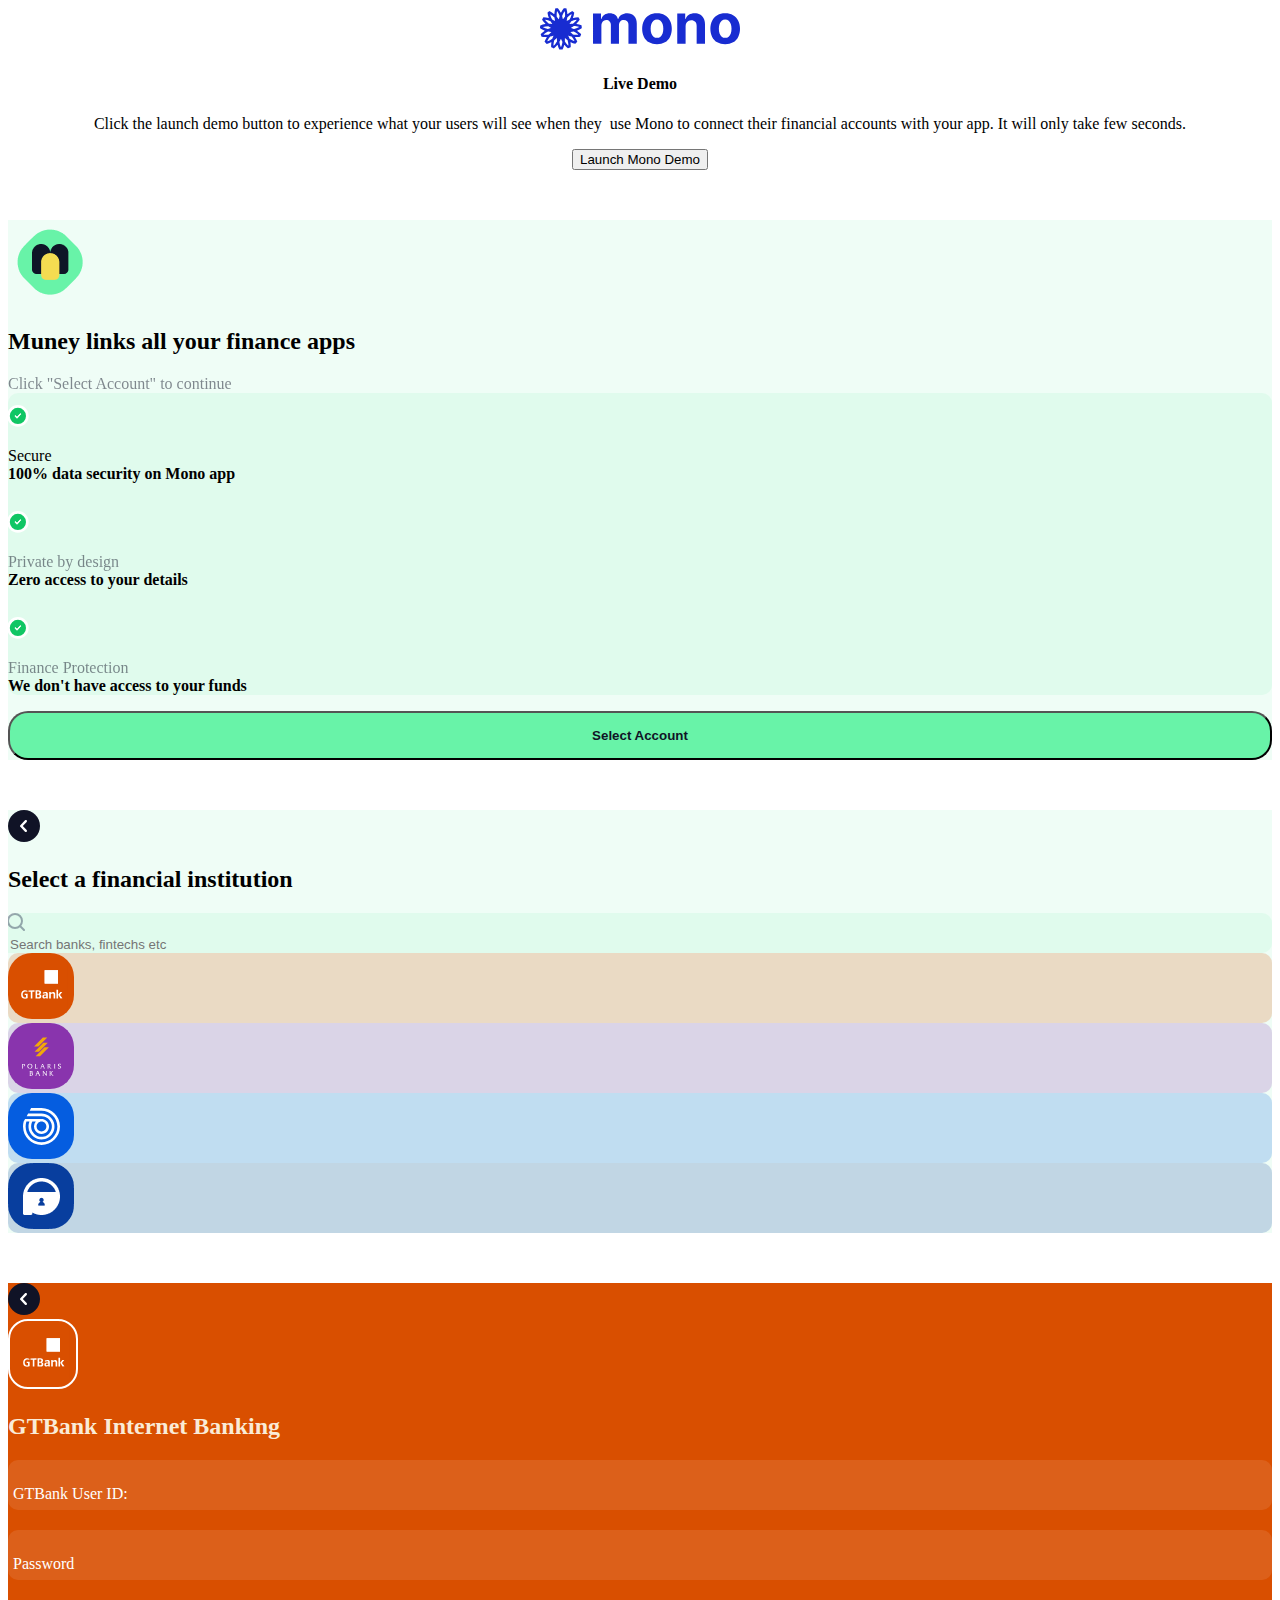
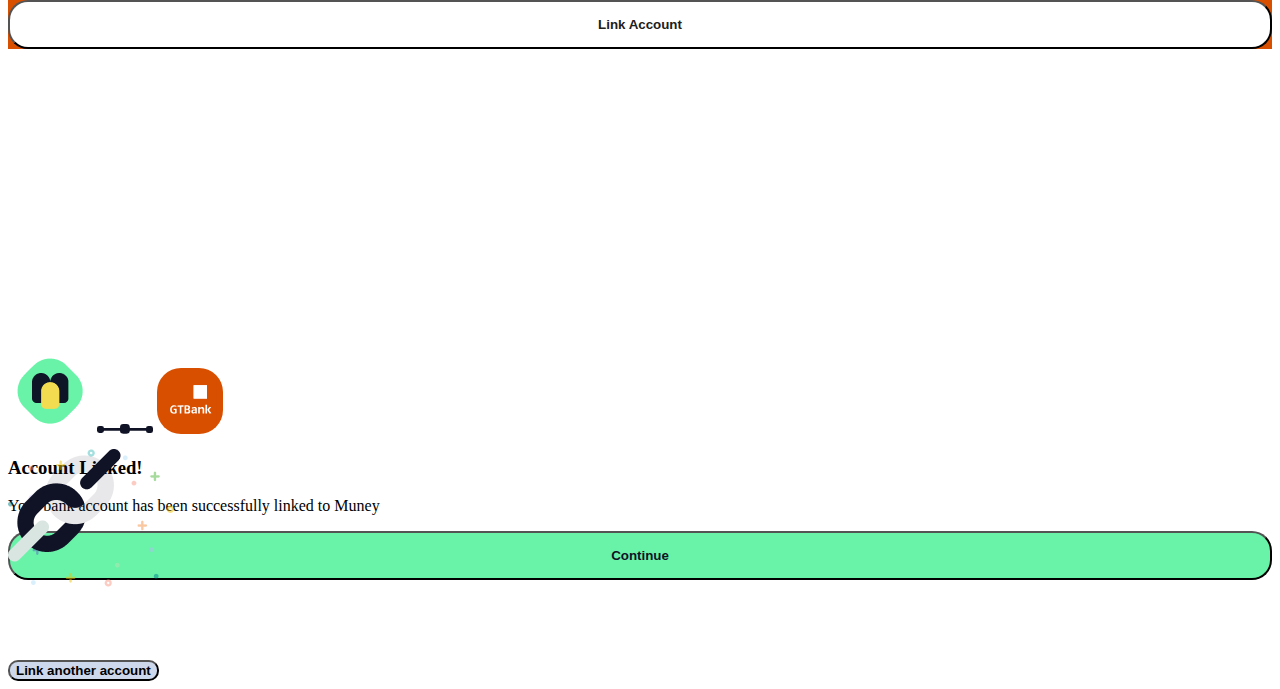
<file: index.html>
<!DOCTYPE html>
<html lang="en">
<head>
    <meta charset="UTF-8">
    <meta name="viewport" content="width=device-width, initial-scale=1.0">
    <title>Document</title>
    <link rel="stylesheet" href="https://stackpath.bootstrapcdn.com/bootstrap/4.5.1/css/bootstrap.min.css"
    integrity="sha384-VCmXjywReHh4PwowAiWNagnWcLhlEJLA5buUprzK8rxFgeH0kww/aWY76TfkUoSX" crossorigin="anonymous">

    <link rel="stylesheet" type="text/css" href="style.css">
    <link rel="stylesheet" type="text/css" href="sample-css.css">

    <style>
        .patches {
            background-color: #FFF;
             
              opacity: 0.4;
              border-radius: 20px;
        }
        .transform-id {
            transition: .225s ease;
            transform: scale(1) !important;
            flex-grow: 1;
        }
        
    </style>

</head>
<body>
    
    <center class="py-5">
        <!-- <h2>kdjslkf</h2> -->
        <!-- <div class="row py-5"> -->

                <img class="py-5" src="img/mono-light-logo.svg" />
              <h4 class="card-title">Live Demo</h4>
              <p class="card-text">Click the launch demo button to experience what your users will see when they  use Mono to connect their financial accounts with your app. It will only take few seconds.</p>
              <button type="button" class="btn btn-primary" data-toggle="modal" data-target="#exampleModal">
                Launch Mono Demo
              </button>
            
        <!-- </div> -->
    </center>

<!-- Modal -->
    <div class="modal fade" id="exampleModal" tabindex="-1" aria-labelledby="exampleModalLabel" aria-hidden="true">
        <div class="modal-dialog">
          <div class="modal-content ">

            <!-- STARTING THE FIRST MODAL -->
            <div class="container-fluid green-background-0 p-5" id="index-modal">
                <div class="row starting-margin" >
                    <div class="col-12 ">
                        <img src="/img/avatar.png" />
                    </div>
                </div>
        
                <div class="row py-2">
                    <div class="col-12">
                        <h2><strong>Muney links all your finance apps</strong></h2>
                    </div>
                    <div class="col-12 py-2">
                        <span class="faint-text">Click "Select Account" to continue</span>
                    </div>
                </div>
        
                <div class="row py-5 mx-2">
                    <div class="col-12 green-background-1 border-radius-10 py-3">
                        <div class="row">
                            <div class="col-1">
                                <img class="check-mark" src="/img/Checkmark.svg" />
                                </div>
                            <div class="col-10">
                               <p> Secure <br/>
                                    <strong>100% data security on Mono app
                                    </strong>
                                </p> 
                            </div>
                        </div>
        
                        <div class="row">
                            <div class="col-1">
                                <img class="check-mark" src="/img/Checkmark.svg" />
                                </div>
                            <div class="col-10">
                               <p> <span class="faint-text">Private by design
                            </span> <br/>
                                    <strong>Zero access to your details
                                    </strong>
                                </p> 
                            </div>
                        </div>
        
                        <div class="row">
                            <div class="col-1">
                                <img class="check-mark" src="/img/Checkmark.svg" />
                                </div>
                            <div class="col-10">
                               <p> <span class="faint-text">Finance Protection
                            </span> <br/>
                                    <strong>We don't have access to your funds
                                    </strong>
                                </p> 
                            </div>
                        </div>
        
                    </div>
                </div>
        
                    <div class="d-flex justify-content-center">
                        <button onclick="showFinancialIndex()" class="btn btn-account" style="width: 100%;">
                            <strong> Select Account
                            </strong>
                        </a>
                    </div>
                </div>
                <!-- ENDING THE FIRST MODAL -->

                <!-- STARTING THE FINANCIAL MODAL -->

                <div class="container-fluid green-background-0 p-5" id="financial-modal">
                    <div class="row starting-margin">
                        <div class="col-12 ">
                           <span onclick="showIndex()">
                            <img src="/img/back-arrow.svg" />
                        </span>
                        </a> 
                        </div>
                    </div>
            
                    <div class="row py-4">
                        <div class="col-12">
                            <h2><strong>Select a financial institution</strong></h2>
                        </div>
                        <div class="col-12">
                            <div class="input-group mb-3 green-background-1 border-radius-10 py-1 px-3">
                                <div class="input-group-prepend">
                                  <span><img src="/img/search.svg" /></span>
                                </div>
                                <input type="text" class="form-control" style="border: none; background-color: inherit;"
                                aria-label="Example text with button addon" aria-describedby="button-addon1"
                                placeholder="Search banks, fintechs etc">
                              </div>
                        </div>
                    </div>
            
                    <div class="row py-5 mx-2">
                        <div class="col-5 mr-3 orange-background border-radius-10 py-4
                        d-flex justify-content-center">
                           <span onclick="showGtbank()">
                            <img src="img/gtbank.svg" />
                           </span>
                        </div>
            
                        <div class=" col-5 ml-4 purple-background border-radius-10 py-4
                        d-flex justify-content-center">
                        <span onclick="showGtbank()">
                            <img src="img/polarisBank.svg" />
                        </span>
                        </div>
                        
                    </div>
            
                    <div class="row mx-2">
                        <div class="col-5 mr-3 cowry-wise-background border-radius-10 py-4
                        d-flex justify-content-center">
                        <span onclick="showGtbank()">
                            <img src="img/cowryWise.svg" />
                        </span>
                        </div>
            
                        <div class=" col-5 ml-4 piggy-vest-background border-radius-10 py-4
                        d-flex justify-content-center">
                        <span onclick="showGtbank()">
                            <img src="img/piggyVest.png" />
                        </span>
                        </div>
                        
                    </div>
                    
                </div>

                <!-- ENDING FINANCIAL MODAL PAGE -->

                <!-- STARTING GTBANK MODAL -->

                <div id="gtbank-modal" class="container-fluid p-5" style=" background-color: #D94F00; 
                color: antiquewhite;">

                    <div class="row starting-margin">
                        <div class="col-12 ">
                            <span onclick="showFinancialIndex()">
                            <img src="/img/back-arrow.svg" />
                        </span>
                        </div>
                    </div>
            
                    <div class="row py-4">
                        <div class="col-12 ">
                            <img src="/img/gtbank.svg"  style="border: 2px solid #fff; border-radius: 20px;" />
                        </div>
                    </div>
            
                    <div class="row py-2">
                        <div class="col-12">
                            <h2><strong>
                                 GTBank Internet Banking
                                </strong>
                            </h2>
                        </div>
                    </div>
            
                    <div class="row py-5 mx-2">
                        <div class="floating-form">
                            <div class="lighter-background">
                            <div class="floating-label">      
                              <input class="floating-input" type="text" placeholder=" ">
                              <span class="highlight"></span>
                              <label>GTBank User ID:</label>
                            </div>
                        </div>
                        
            
                        <div class="lighter-background">
                            <div class="floating-label">      
                                <input class="floating-input" type="password" placeholder=" ">
                                <span class="highlight"></span>
                                <label>Password</label>
                              </div>
                            </div>
                        </div>
                        </div>

                        <div class="d-flex justify-content-center px-4">
                            
                            <button onclick="showAccountLinked()" class="btn link-account" style="width: 100%;">
                                <strong> Link Account
                                </strong>
                            </button>
                        </div>

                    </div>
                <!-- ENDING GTBANK MODAL -->

                <!-- START SHOW ACCOUNT LINKED-->
                <div id="account-linked">
                    <!-- <div class="patches" style="z-index: -3; position: absolute; margin-top: 0px; width: 100px; height: 300px; "></div>
                    <div class="patches" style="z-index: -10; position: fixed; margin-top: 0px; right: 0px; width: 100px; height: 300px; "></div> -->
                    <div class="container-fluid p-5" >
                       
                
                        
                       <div class="d-flex justify-content-center" >
                           <img src="/img/star-background.png"  style="position: absolute; margin-top: 100px; "/>
                           <img src="/img/link.png" style="position: absolute; margin-top: 100px; z-index: 99;" />
                       </div>
                
                       <div class="d-flex justify-content-center" style="margin-top: 300px;">
                           <img src="/img/avatar.png" />
                           <img src="/img/line.svg"  />
                           <img class="mx-1" src="/img/gtbank.svg" />
                       </div>
                
                       <div class="d-flex justify-content-center ">
                           <h3>Account Linked!</h3>
                       </div>
                       <div class="d-flex justify-content-center mx-5">
                           <p>Your bank account has been successfully linked to Muney</p>
                       </div>
                
                       <div class="d-flex justify-content-center">
                        <button class="btn btn-account" style="width: 100%;">
                            <strong> Continue
                            </strong>
                            </button>
                       </div> 
                
                       <div class="d-flex justify-content-center" style=" margin-top: 80px;">
                        <button class="btn" style="margin-bottom: 0px; background-color: rgba(8, 62, 158, 0.2); border-radius: 10px;">
                            <strong> Link another account
                            </strong>
                            </button>
                       </div>
                    </div>
                
                   
                </div>
          </div>
        </div>
      </div>

      <script src="https://code.jquery.com/jquery-3.5.1.slim.min.js" integrity="sha384-DfXdz2htPH0lsSSs5nCTpuj/zy4C+OGpamoFVy38MVBnE+IbbVYUew+OrCXaRkfj" crossorigin="anonymous"></script>
    <script src="https://cdn.jsdelivr.net/npm/popper.js@1.16.1/dist/umd/popper.min.js" integrity="sha384-9/reFTGAW83EW2RDu2S0VKaIzap3H66lZH81PoYlFhbGU+6BZp6G7niu735Sk7lN" crossorigin="anonymous"></script>
    <script src="https://stackpath.bootstrapcdn.com/bootstrap/4.5.1/js/bootstrap.min.js" integrity="sha384-XEerZL0cuoUbHE4nZReLT7nx9gQrQreJekYhJD9WNWhH8nEW+0c5qq7aIo2Wl30J" crossorigin="anonymous"></script>  

    <script>
        $('#financial-modal').hide();
        $('#gtbank-modal').hide();
        $('#account-linked').hide();

        function showIndex() {
            $('#index-modal').show();
            $('#financial-modal').hide();
            $('#gtbank-modal').hide();
            $('#account-linked').hide();
        }

        function showFinancialIndex() {
            $('#index-modal').hide();
            $('#financial-modal').show();
            $('#gtbank-modal').hide();
            $('#account-linked').hide();

        }

        function showGtbank() {
            $('#index-modal').hide();
            $('#financial-modal').hide();
            $('#gtbank-modal').show();
            $('#account-linked').hide();

        }

        function showAccountLinked() {
            $('#index-modal').hide();
            $('#financial-modal').hide();
            $('#gtbank-modal').hide();
            $('#account-linked').show();

        }
    </script>
</body>
</html>
</file>
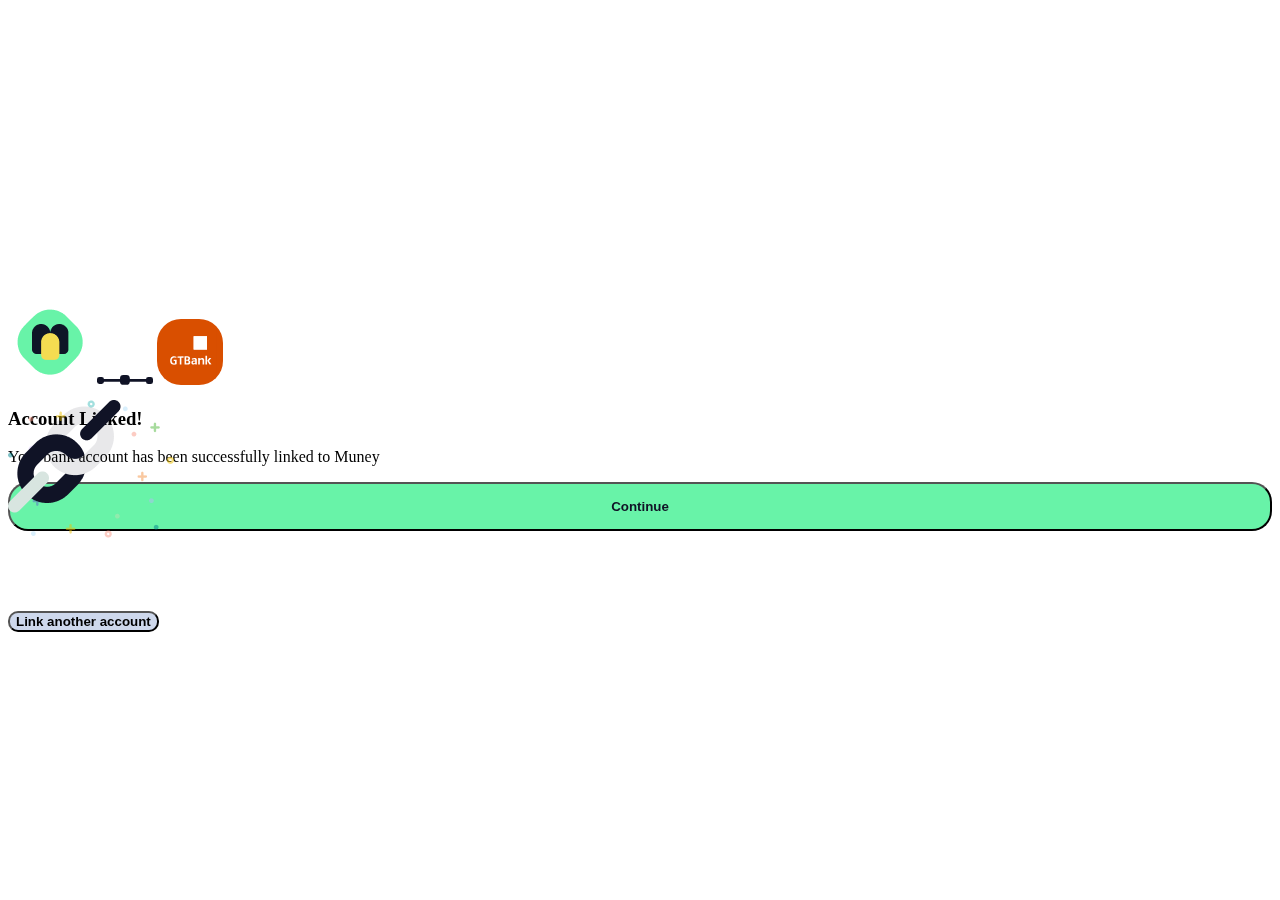
<file: account-linked.html>
<!DOCTYPE html>
<html lang="en">
<head>
    <meta charset="UTF-8">
    <meta name="viewport" content="width=device-width, initial-scale=1.0">
    <link rel="stylesheet" href="https://stackpath.bootstrapcdn.com/bootstrap/4.5.1/css/bootstrap.min.css"
    integrity="sha384-VCmXjywReHh4PwowAiWNagnWcLhlEJLA5buUprzK8rxFgeH0kww/aWY76TfkUoSX" crossorigin="anonymous">
    <title>Document</title>
    <link rel="stylesheet" type="text/css" href="style.css">

    <style>
        .patches {
            background-color: #FFF;
             
              opacity: 0.4;
              border-radius: 20px;
        }
    </style>
</head>
<body >
    <div>
    <div class="patches" style="z-index: -3; position: absolute; margin-top: 0px; width: 100px; height: 300px; "></div>
    <div class="patches" style="z-index: -10; position: fixed; margin-top: 0px; right: 0px; width: 100px; height: 300px; "></div>
    <div class="container-fluid" >
       

        
       <div class="d-flex justify-content-center" >
           <img src="/img/star-background.png"  style="position: absolute; margin-top: 100px; "/>
           <img src="/img/link.png" style="position: absolute; margin-top: 100px; z-index: 99;" />
       </div>

       <div class="d-flex justify-content-center" style="margin-top: 300px;">
           <img src="/img/avatar.png" />
           <img src="/img/line.svg"  />
           <img class="mx-1" src="/img/gtbank.svg" />
       </div>

       <div class="d-flex justify-content-center ">
           <h3>Account Linked!</h3>
       </div>
       <div class="d-flex justify-content-center mx-5">
           <p>Your bank account has been successfully linked to Muney</p>
       </div>

       <div class="d-flex justify-content-center">
        <button class="btn btn-account" style="width: 100%;">
            <strong> Continue
            </strong>
            </button>
       </div> 

       <div class="d-flex justify-content-center" style=" margin-top: 80px;">
        <button class="btn" style="margin-bottom: 0px; background-color: rgba(8, 62, 158, 0.2); border-radius: 10px;">
            <strong> Link another account
            </strong>
            </button>
       </div>
    </div>

   
</div>
</body>
</html>
</file>
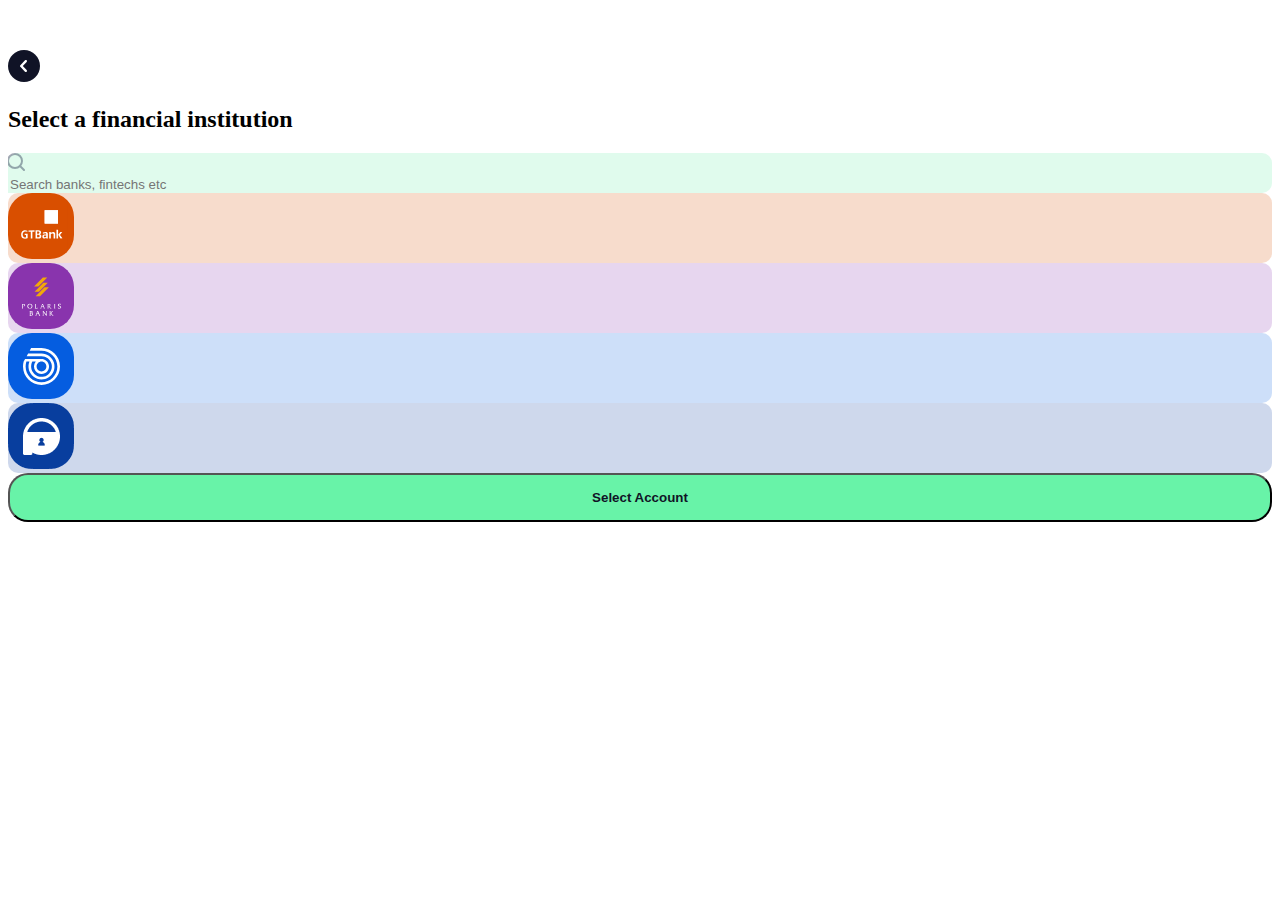
<file: financial-index.html>
<!DOCTYPE html>
<html lang="en">
<head>
    <meta charset="UTF-8">
    <meta name="viewport" content="width=device-width, initial-scale=1.0">
    <link rel="stylesheet" href="https://stackpath.bootstrapcdn.com/bootstrap/4.5.1/css/bootstrap.min.css"
     integrity="sha384-VCmXjywReHh4PwowAiWNagnWcLhlEJLA5buUprzK8rxFgeH0kww/aWY76TfkUoSX" crossorigin="anonymous">
    <title>Document</title>
    <link rel="stylesheet" type="text/css" href="style.css">
</head>
<body>
    <div class="container">
        <div class="row starting-margin">
            <div class="col-12 ">
               <a href="/index.html">
                <img src="/img/back-arrow.svg" />
            </a> 
            </div>
        </div>

        <div class="row py-4">
            <div class="col-12">
                <h2><strong>Select a financial institution</strong></h2>
            </div>
            <div class="col-12">
                <div class="input-group mb-3 green-background-1 border-radius-10 py-1 px-3">
                    <div class="input-group-prepend">
                      <span><img src="/img/search.svg" /></span>
                    </div>
                    <input type="text" class="form-control" style="border: none; background-color: inherit;"
                    aria-label="Example text with button addon" aria-describedby="button-addon1"
                    placeholder="Search banks, fintechs etc">
                  </div>
            </div>
        </div>

        <div class="row py-5 mx-2">
            <div class="col-5 mr-3 orange-background border-radius-10 py-4
            d-flex justify-content-center">
               <a href="/gtbank-index.html">
                <img src="img/gtbank.svg" />
            </a>
            </div>

            <div class=" col-5 ml-4 purple-background border-radius-10 py-4
            d-flex justify-content-center">
               
                <img src="img/polarisBank.svg" />
            </div>
            
        </div>

        <div class="row mx-2">
            <div class="col-5 mr-3 cowry-wise-background border-radius-10 py-4
            d-flex justify-content-center">
               
                <img src="img/cowryWise.svg" />
            </div>

            <div class=" col-5 ml-4 piggy-vest-background border-radius-10 py-4
            d-flex justify-content-center">
               
                <img src="img/piggyVest.png" />
            </div>
            
        </div>

            <div class="d-flex justify-content-center">
                <button class="btn btn-account" style="width: 100%;">
                    <strong> Select Account
                    </strong>
                    </button>
            </div>
        
    </div>
    
    <script src="https://code.jquery.com/jquery-3.5.1.slim.min.js" integrity="sha384-DfXdz2htPH0lsSSs5nCTpuj/zy4C+OGpamoFVy38MVBnE+IbbVYUew+OrCXaRkfj" crossorigin="anonymous"></script>
    <script src="https://cdn.jsdelivr.net/npm/popper.js@1.16.1/dist/umd/popper.min.js" integrity="sha384-9/reFTGAW83EW2RDu2S0VKaIzap3H66lZH81PoYlFhbGU+6BZp6G7niu735Sk7lN" crossorigin="anonymous"></script>
    <script src="https://stackpath.bootstrapcdn.com/bootstrap/4.5.1/js/bootstrap.min.js" integrity="sha384-XEerZL0cuoUbHE4nZReLT7nx9gQrQreJekYhJD9WNWhH8nEW+0c5qq7aIo2Wl30J" crossorigin="anonymous"></script>  
</body>
</html>
</file>
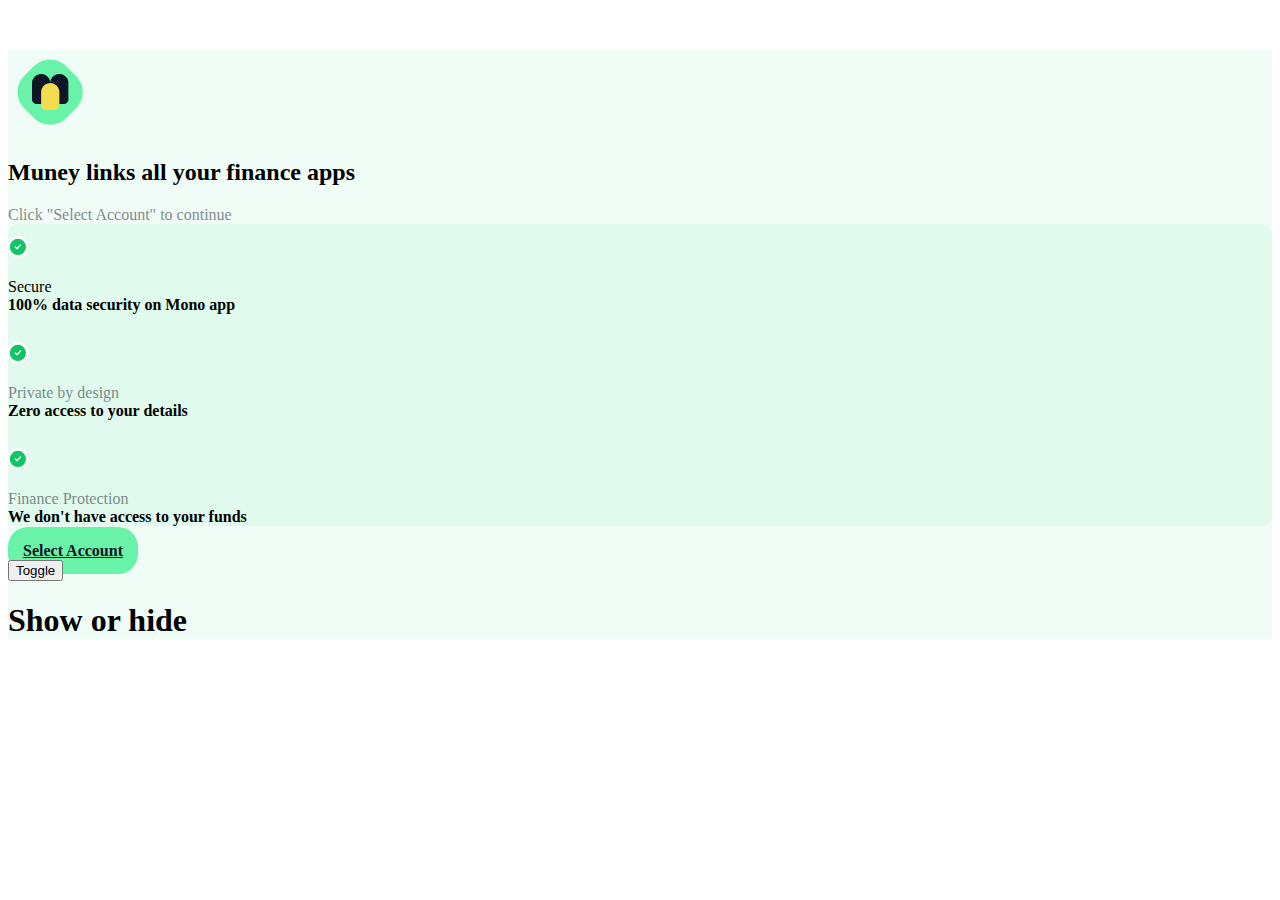
<file: fourth-index.html>
<!DOCTYPE html>
<html lang="en">
<head>
    <meta charset="UTF-8">
    <meta name="viewport" content="width=device-width, initial-scale=1.0">
    <link rel="stylesheet" href="https://stackpath.bootstrapcdn.com/bootstrap/4.5.1/css/bootstrap.min.css"
     integrity="sha384-VCmXjywReHh4PwowAiWNagnWcLhlEJLA5buUprzK8rxFgeH0kww/aWY76TfkUoSX" crossorigin="anonymous">
    <title>Document</title>
    <link rel="stylesheet" type="text/css" href="style.css">
</head>
<body>
    <div class="container-fluid green-background-0">
        <div class="row starting-margin" >
            <div class="col-12 ">
                <img src="/img/avatar.png" />
            </div>
        </div>

        <div class="row py-2">
            <div class="col-12">
                <h2><strong>Muney links all your finance apps</strong></h2>
            </div>
            <div class="col-12 py-2">
                <span class="faint-text">Click "Select Account" to continue</span>
            </div>
        </div>

        <div class="row py-5 mx-2">
            <div class="col-12 green-background-1 border-radius-10 py-3">
                <div class="row">
                    <div class="col-1">
                        <img class="check-mark" src="/img/Checkmark.svg" />
                        </div>
                    <div class="col-10">
                       <p> Secure <br/>
                            <strong>100% data security on Mono app
                            </strong>
                        </p> 
                    </div>
                </div>

                <div class="row">
                    <div class="col-1">
                        <img class="check-mark" src="/img/Checkmark.svg" />
                        </div>
                    <div class="col-10">
                       <p> <span class="faint-text">Private by design
                    </span> <br/>
                            <strong>Zero access to your details
                            </strong>
                        </p> 
                    </div>
                </div>

                <div class="row">
                    <div class="col-1">
                        <img class="check-mark" src="/img/Checkmark.svg" />
                        </div>
                    <div class="col-10">
                       <p> <span class="faint-text">Finance Protection
                    </span> <br/>
                            <strong>We don't have access to your funds
                            </strong>
                        </p> 
                    </div>
                </div>

            </div>
        </div>

            <div class="d-flex justify-content-center">
                <a href="financial-index.html" class="btn btn-account" style="width: 100%;">
                    <strong> Select Account
                    </strong>
                </a>
            </div>

            <div class="row py-5">
                <button onclick="toggleFunction()">Toggle</button>
                <div id="toggleElement">
<h1>Show or hide</h1>
                </div>
            </div>
        
    </div>
    
    <script src="https://code.jquery.com/jquery-3.5.1.slim.min.js" integrity="sha384-DfXdz2htPH0lsSSs5nCTpuj/zy4C+OGpamoFVy38MVBnE+IbbVYUew+OrCXaRkfj" crossorigin="anonymous"></script>
    <script src="https://cdn.jsdelivr.net/npm/popper.js@1.16.1/dist/umd/popper.min.js" integrity="sha384-9/reFTGAW83EW2RDu2S0VKaIzap3H66lZH81PoYlFhbGU+6BZp6G7niu735Sk7lN" crossorigin="anonymous"></script>
    <script src="https://stackpath.bootstrapcdn.com/bootstrap/4.5.1/js/bootstrap.min.js" integrity="sha384-XEerZL0cuoUbHE4nZReLT7nx9gQrQreJekYhJD9WNWhH8nEW+0c5qq7aIo2Wl30J" crossorigin="anonymous"></script>  

    <script>
        function toggleFunction (){
            alert('call this');
            let nodeToHide = $('#toggleElement').hide()
        }
    </script>
</body>
</html>
</file>
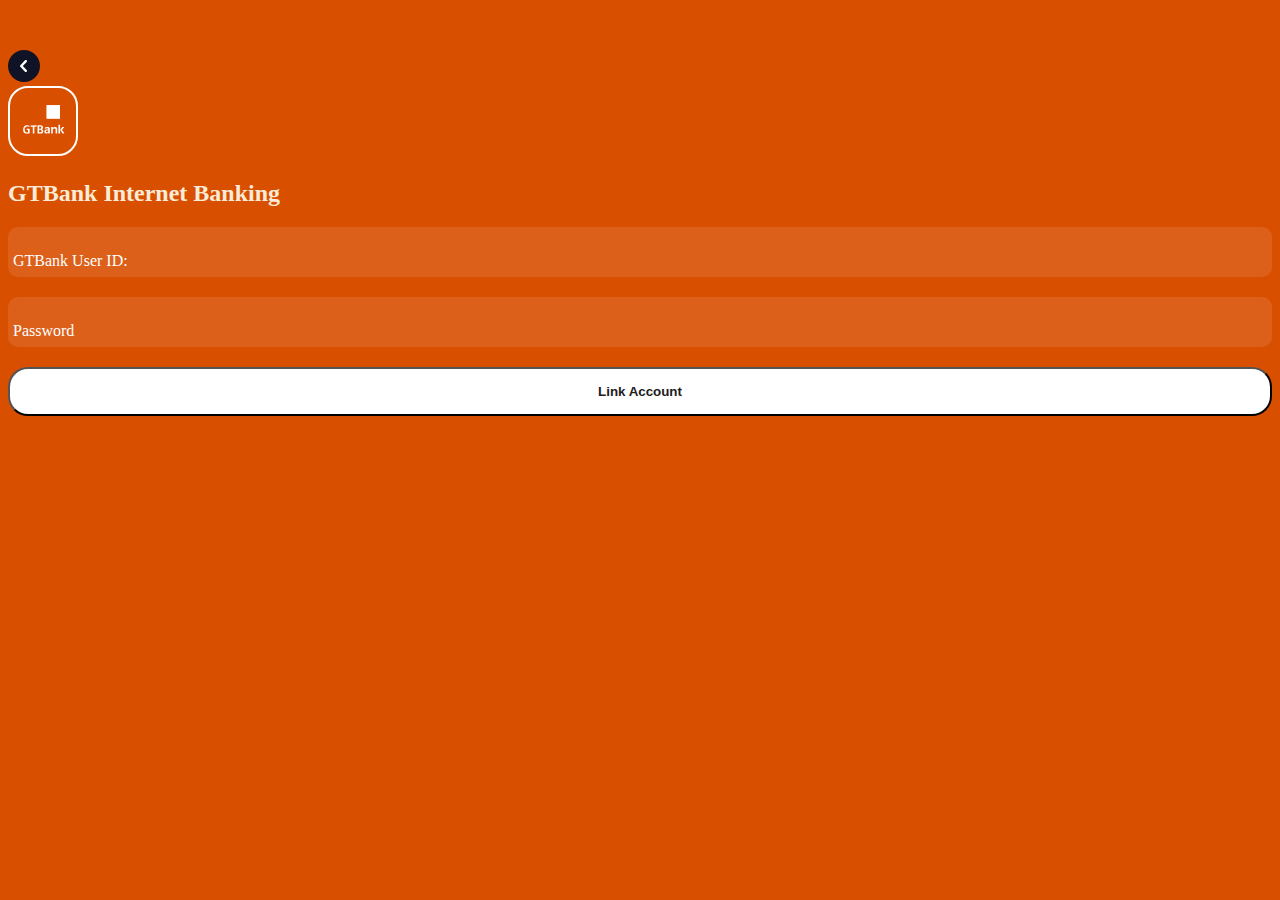
<file: gtbank-index.html>
<!DOCTYPE html>
<html lang="en">
<head>
    <meta charset="UTF-8">
    <meta name="viewport" content="width=device-width, initial-scale=1.0">
    <link rel="stylesheet" href="https://stackpath.bootstrapcdn.com/bootstrap/4.5.1/css/bootstrap.min.css"
     integrity="sha384-VCmXjywReHh4PwowAiWNagnWcLhlEJLA5buUprzK8rxFgeH0kww/aWY76TfkUoSX" crossorigin="anonymous">
    <title>Document</title>
    <link rel="stylesheet" type="text/css" href="style.css">
    <link rel="stylesheet" type="text/css" href="sample-css.css">
    <script type="application/javascript" src="https://connect.withmono.com/connect.js"></script>
</head>
<body style=" background-color: #D94F00; 
color: antiquewhite;">
    <div class="container">

        <div class="row starting-margin">
            <div class="col-12 ">
                <img src="/img/back-arrow.svg" />
            </div>
        </div>

        <div class="row py-4">
            <div class="col-12 ">
                <img src="/img/gtbank.svg"  style="border: 2px solid #fff; border-radius: 20px;" />
            </div>
        </div>

        <div class="row py-2">
            <div class="col-12">
                <h2><strong>
                     GTBank Internet Banking
                    </strong>
                </h2>
            </div>
        </div>

        <div class="row py-5 mx-2">
            <div class="floating-form">
                <div class="lighter-background">
                <div class="floating-label">      
                  <input class="floating-input" type="text" placeholder=" ">
                  <span class="highlight"></span>
                  <label>GTBank User ID:</label>
                </div>
            </div>
            

            <div class="lighter-background">
                <div class="floating-label">      
                    <input class="floating-input" type="password" placeholder=" ">
                    <span class="highlight"></span>
                    <label>Password</label>
                  </div>
                </div>
            </div>
            </div>
        </div>

            <div class="d-flex justify-content-center px-4">
                <!-- <a href="/account-linked.html" class="btn link-account" style="width: 100%;">
                    <strong> Link Account
                    </strong>
                </a> -->
                <button id="launch-btn" class="btn link-account" style="width: 100%;">
                    <strong> Link Account
                    </strong>
                </button>
            </div>
        
    </div>
    
    <script src="https://code.jquery.com/jquery-3.5.1.slim.min.js" integrity="sha384-DfXdz2htPH0lsSSs5nCTpuj/zy4C+OGpamoFVy38MVBnE+IbbVYUew+OrCXaRkfj" crossorigin="anonymous"></script>
    <script src="https://cdn.jsdelivr.net/npm/popper.js@1.16.1/dist/umd/popper.min.js" integrity="sha384-9/reFTGAW83EW2RDu2S0VKaIzap3H66lZH81PoYlFhbGU+6BZp6G7niu735Sk7lN" crossorigin="anonymous"></script>
    <script src="https://stackpath.bootstrapcdn.com/bootstrap/4.5.1/js/bootstrap.min.js" integrity="sha384-XEerZL0cuoUbHE4nZReLT7nx9gQrQreJekYhJD9WNWhH8nEW+0c5qq7aIo2Wl30J" crossorigin="anonymous"></script>  

   
  
    <script type="application/javascript">
        var options = {
          onSuccess: function (response) {
            // alert(JSON.stringify(response));
            window.location.href = "/account-linked.html"
                      /**
                          response : { "code": "code_xyz" }
                          you can send this code back to your server to get this
                          authenticated account and start making requests.
                      */
          },
  
          onClose: function () {
            // alert('user closed the widget.')
          }
        };
  
        var connect = new Connect("test_pk_gJFkE0mscGylNk8CGoZZ", options);
        connect.setup();
  
        var launch = document.getElementById('launch-btn');
        launch.onclick = function (e) {
          connect.open()
        };
      </script>

</body>
</html>
</file>
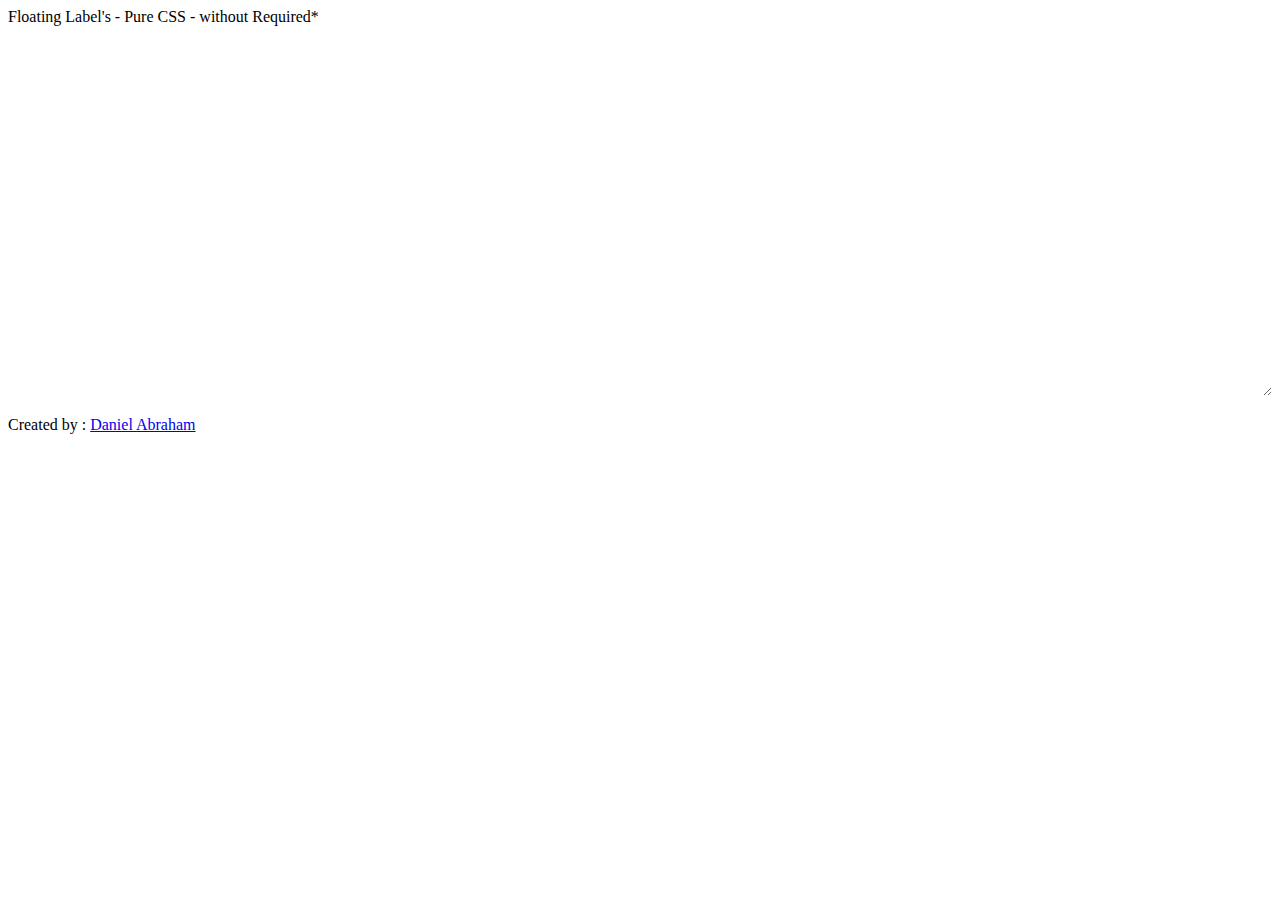
<file: sample-form.html>
<!DOCTYPE html>
<html lang="en">
<head>
    <meta charset="UTF-8">
    <meta name="viewport" content="width=device-width, initial-scale=1.0">
    <title>Document</title>
    <link rel="stylesheet" type="text/css" href="sample-css.css">
</head>
<body>
    <div class='floating-heading'>Floating Label's - Pure CSS - without Required*</div>

<br><br><br><br><br>
<center>
<div class="floating-form">
    <div class="floating-label">      
      <input class="floating-input" type="text" placeholder=" ">
      <span class="highlight"></span>
      <label>Text</label>
    </div>

    <div class="floating-label">      
      <input class="floating-input" type="text" onclick="(this.type='time')" placeholder=" ">
      <span class="highlight"></span>
      <label>Time</label>
    </div>

    <div class="floating-label">      
      <input class="floating-input" type="text" onclick="(this.type='date')" placeholder=" ">
      <span class="highlight"></span>
      <label>Date</label>
    </div>
    <div class="floating-label">      
      <input class="floating-input" type="password" placeholder=" ">
      <span class="highlight"></span>
      <label>Password</label>
    </div>
    <div class="floating-label">  
      <select class="floating-select" onclick="this.setAttribute('value', this.value);" value="">
        <option value=""></option>
        <option value="1">Alabama</option>
        <option value="2">Boston</option>
        <option value="3">Ohaio</option>
        <option value="4">New York</option>
        <option value="5">Washington</option>
      </select>
      <span class="highlight"></span>
      <label>Select</label>
    </div>

    <div class="floating-label">      
      <textarea class="floating-input floating-textarea" placeholder=" "></textarea>
      <span class="highlight"></span>
      <label>Textarea</label>
    </div>
 
</div>
</center>
<div class='floating-credit'>Created by : <a href='https://codepen.io/dannibla' target='_blank'>Daniel Abraham</a></div>
</body>
</html>
</file>
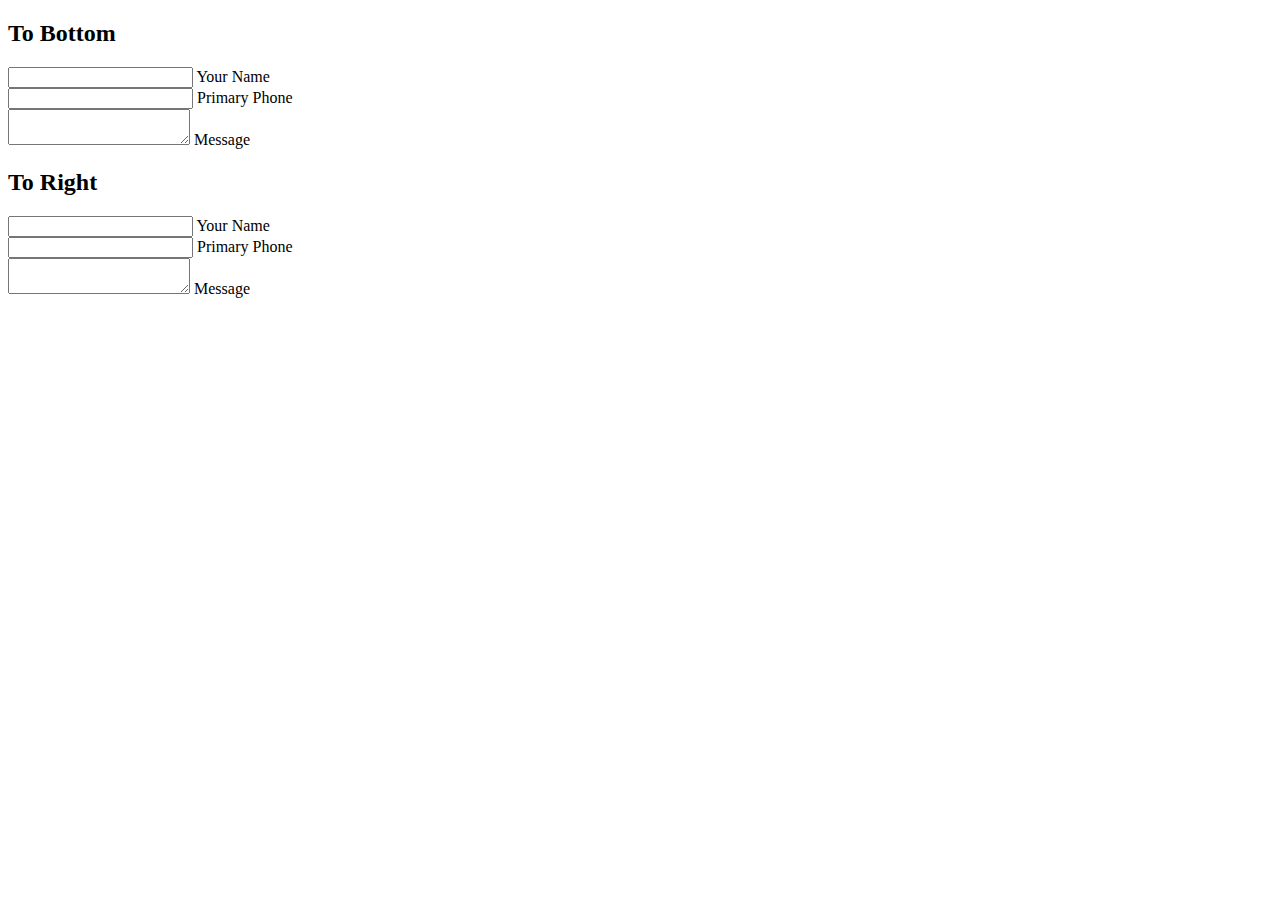
<file: second-index.html>
<!DOCTYPE html>
<html lang="en">
<head>
  <meta charset="UTF-8">
  <meta name="viewport" content="width=device-width, initial-scale=1.0">
  <title>Document</title>
  <link rel="stylesheet" type="text/css" href="style.css">
</head>
<body>
  <form class="go-bottom">
    <h2>To Bottom</h2>
    <div>
      <input id="name" name="name" type="text" required>
      <label for="name">Your Name</label>
    </div>
    <div>
      <input id="phone" name="phone" type="tel" required>
      <label for="phone">Primary Phone</label>
    </div>
    <div>
      <textarea id="message" name="phone" required></textarea>
      <label for="message">Message</label>
    </div>
  </form>
  
  <form class="go-right">
    <h2>To Right</h2>
    <div>
      <input id="name" name="name" type="text" required>
      <label for="name">Your Name</label>
    </div>
    <div>
      <input id="phone" name="phone" type="tel" required>
      <label for="phone">Primary Phone</label>
    </div>
    <div>
      <textarea id="message" name="phone" required></textarea>
      <label for="message">Message</label>
    </div>
  </form>
</body>
</html>
</file>
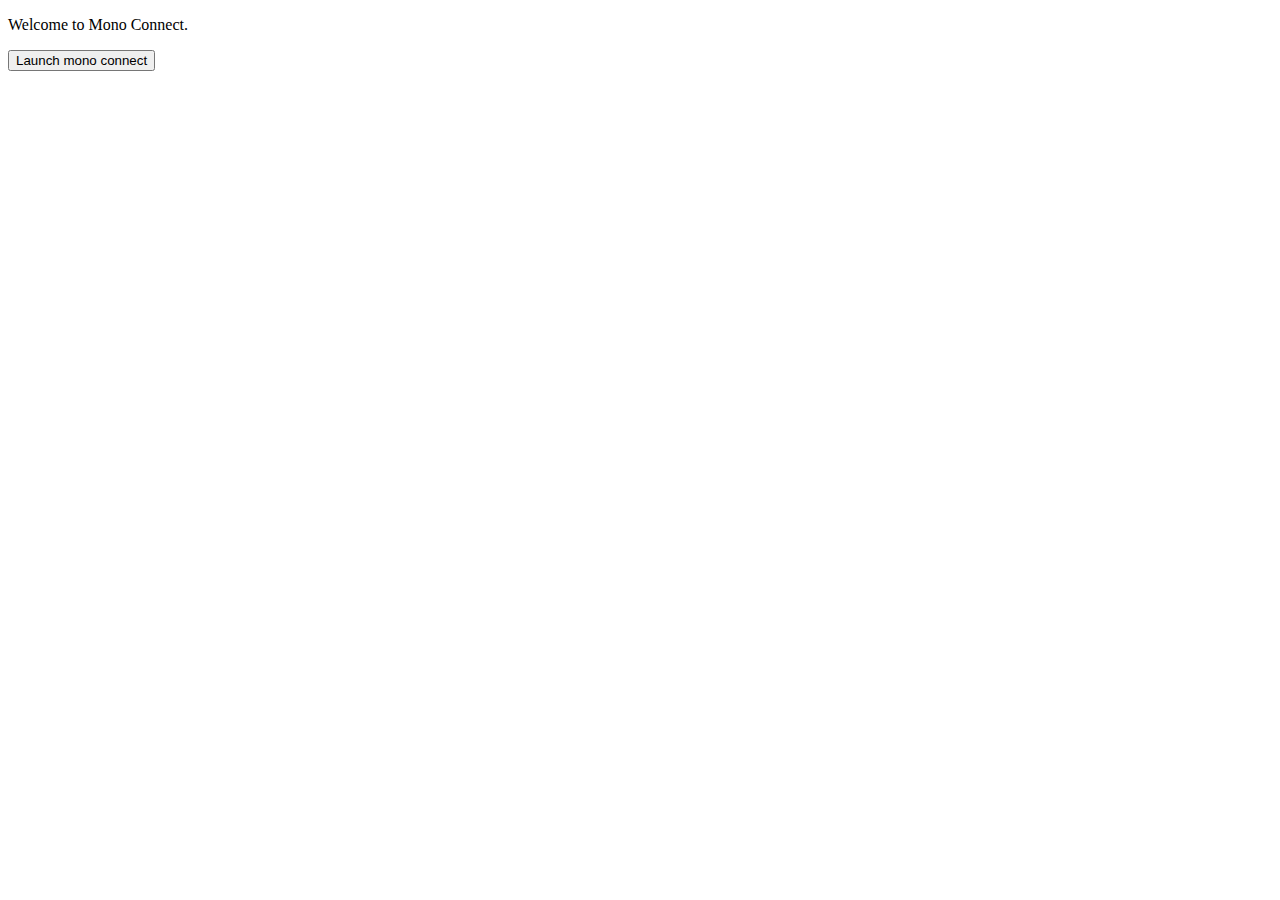
<file: test-mono.html>
<!DOCTYPE html>
<html lang="en">
  <head>
    <title>Mono Connect test</title>

    <style>
      .p-5 {
        padding: 5em;
      }
    </style>

    <script type="application/javascript" src="https://connect.withmono.com/connect.js"></script>
  </head>

  <body>
    <div className="p-5">
      <p>Welcome to Mono Connect.</p>
      <button id="launch-btn">Launch mono connect</button>
    </div>

    <script type="application/javascript">
      var options = {
        onSuccess: function (response) {
          alert(JSON.stringify(response));
					/**
						response : { "code": "code_xyz" }
						you can send this code back to your server to get this
						authenticated account and start making requests.
					*/
        },

        onClose: function () {
          alert('user closed the widget.')
        }
      };

      var connect = new Connect("test_pk_gJFkE0mscGylNk8CGoZZ", options);
      connect.setup();

      var launch = document.getElementById('launch-btn');
      launch.onclick = function (e) {
        connect.open()
      };
    </script>
  </body>
</html>
</file>
<file: style.css>
.green-background-0{
    background-color: #EFFDF6;
}

.starting-margin{
    margin-top: 50px;
}
.green-background-1 {
    background-color: #E0FBED;   
}

.purple-background {
    /* background-color: #8934AD; */
    /* opacity: 0.2; */
    background-color: rgba(137, 52, 173, 0.2);
}

.orange-background {
    /* background-color:#D94F00; */
    background-color: rgba(217, 79, 0, 0.2);
}

.cowry-wise-background {
    background-color: rgba(5, 93, 224, 0.2);
}

.piggy-vest-background {
    background-color: rgba(8, 62, 158, 0.2);
}

.border-radius-10 {
    border-radius: 10px;
}
.check-mark {
    padding-top: 12px;
}

.faint-text {
    color: #101326;
    opacity: 0.5;
}

.btn-account {
    color: #101326;
    background-color: #68F3A8;
    border-radius: 20px;
    padding: 15px;
}

.link-account {
    color: #202020;
    background-color: #FFFFFF;
    border-radius: 20px;
    padding: 15px;
}

.lighter-background {
    background-color: rgba(255, 255, 255, 0.1);
    border-radius: 10px;
    padding-top: 20px;
}
</file>
<file: sample-css.css>
.floating-form {
    width:100%;
  }
  
  /****  floating-Lable style start ****/
  .floating-label { 
    position:relative; 
    margin-bottom:20px; 
    /* background-color: rgba(255, 255, 255, 0.1); */
  }
  .floating-input , .floating-select {
    font-size:20px;
    padding:4px 4px;
    display:block;
    width:100%;
    height:30px;
    background-color: transparent;
    border:none;
    color: #ffffff;
    font-weight: bold;
    /* border-bottom:1px solid #757575; */
  }
  
  .floating-input:focus , .floating-select:focus {
       outline:none;
       /* border-bottom:2px solid #5264AE;  */
  }
  
  label {
    color:#FFF; 
    font-size:20;
    font-weight:normal;
    position:absolute;
    pointer-events:none;
    left:5px;
    top:5px;
    transition:0.2s ease all; 
    -moz-transition:0.2s ease all; 
    -webkit-transition:0.2s ease all;
  }
  
  .floating-input:focus ~ label, .floating-input:not(:placeholder-shown) ~ label {
    top:-18px;
    /* font-size:14px; */
    /* color:#5264AE; */
    color: #ffffff;
    /* background-color:rgba(255, 255, 255, 0.1) ; */
    width: 100%;
  }
  
  .floating-select:focus ~ label , .floating-select:not([value=""]):valid ~ label {
    top:-18px;
    font-size:14px;
    color:#5264AE;
  }
  
  /* active state */
  .floating-input:focus ~ .bar:before, .floating-input:focus ~ .bar:after, .floating-select:focus ~ .bar:before, .floating-select:focus ~ .bar:after {
    width:50%;
  }
  
  *, *:before, *:after {
      -webkit-box-sizing: border-box;
      -moz-box-sizing: border-box;
      box-sizing: border-box;
  }
  
  .floating-textarea {
     min-height: 30px;
     max-height: 260px; 
     overflow:hidden;
    overflow-x: hidden; 
  }
  
  /* highlighter */
  .highlight {
    position:absolute;
    height:50%; 
    width:100%; 
    top:15%; 
    left:0;
    pointer-events:none;
    opacity:0.5;
  }
  
  /* active state */
  .floating-input:focus ~ .highlight , .floating-select:focus ~ .highlight {
    -webkit-animation:inputHighlighter 0.3s ease;
    -moz-animation:inputHighlighter 0.3s ease;
    animation:inputHighlighter 0.3s ease;
  }
  
  /* animation */
  @-webkit-keyframes inputHighlighter {
      from { background:#5264AE; }
    to 	{ width:0; background:transparent; }
  }
  @-moz-keyframes inputHighlighter {
      from { background:#5264AE; }
    to 	{ width:0; background:transparent; }
  }
  @keyframes inputHighlighter {
      from { background:#5264AE; }
    to 	{ width:0; background:transparent; }
  }
  
  /****  floating-Lable style end ****/
</file>
